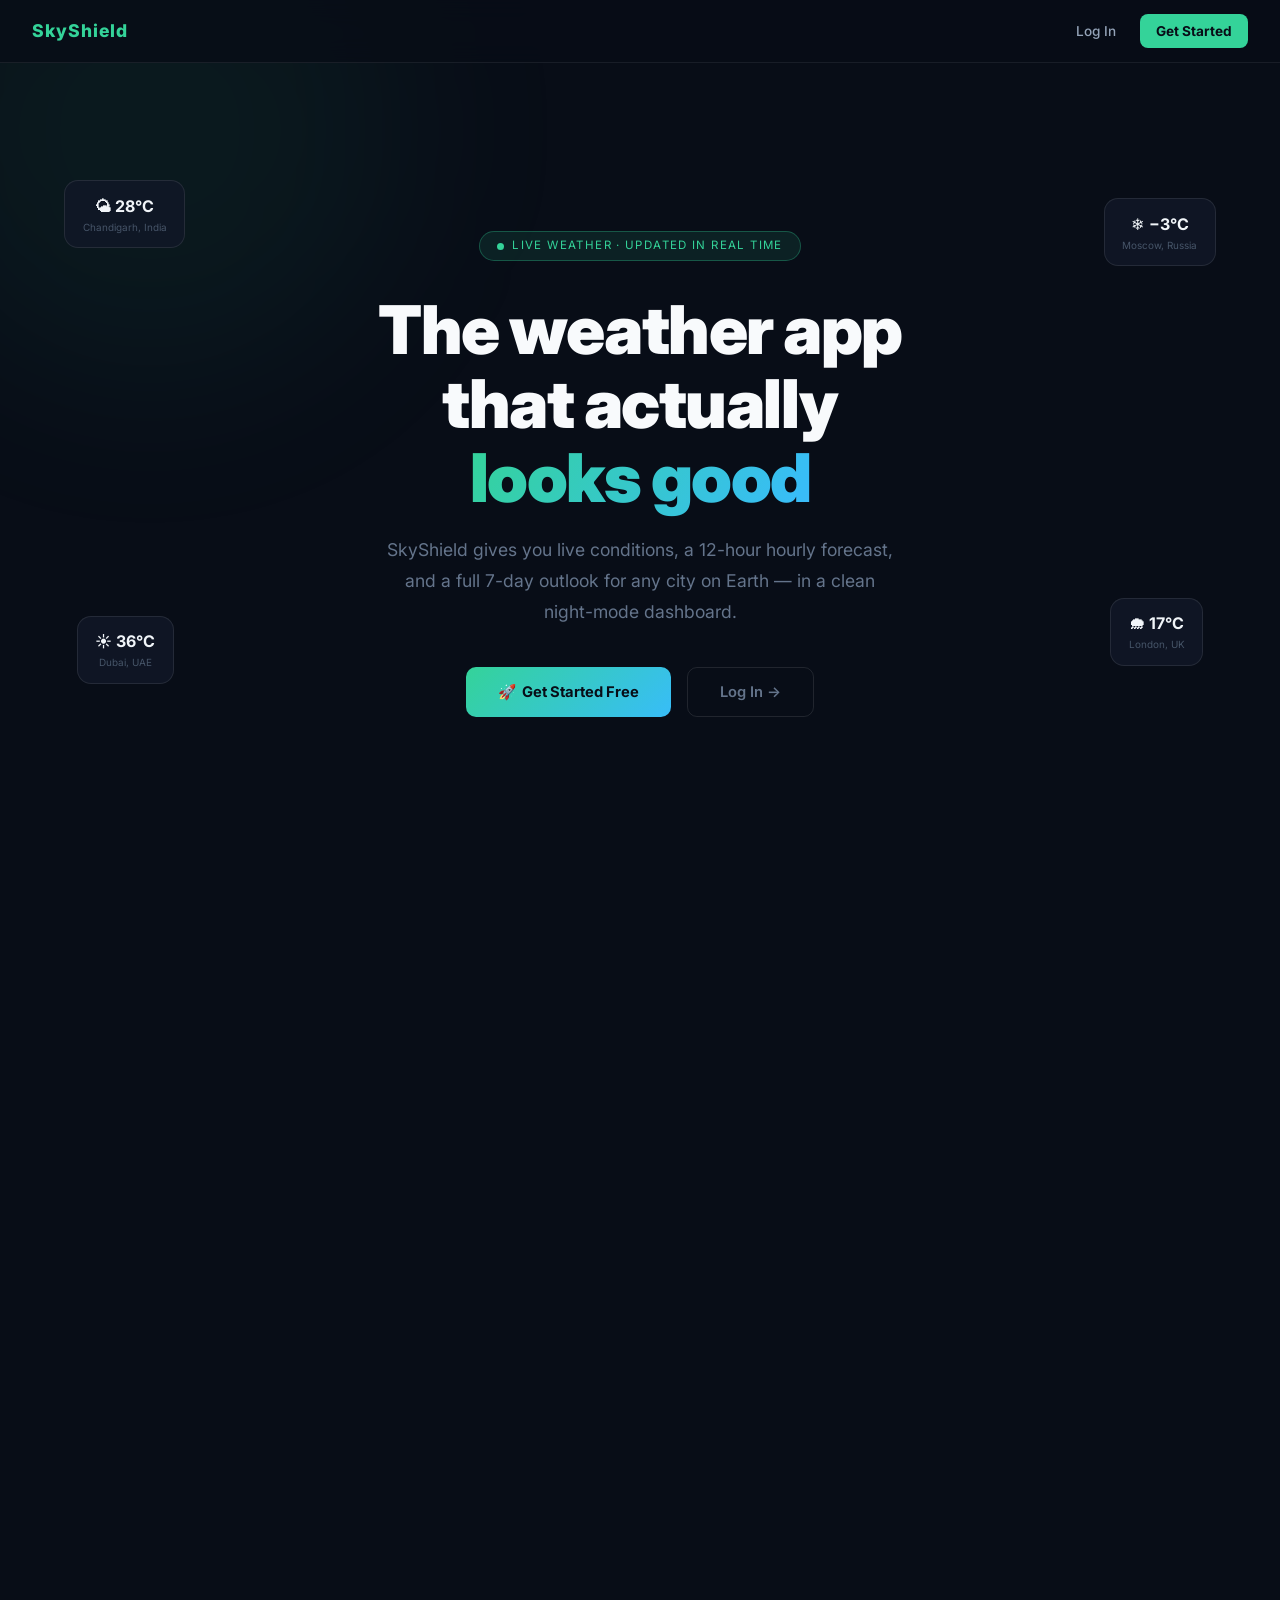
<file: templates/index.html>
<!DOCTYPE html>
<html lang="en">

    <head>
        <meta charset="utf-8">
        <meta name="viewport" content="width=device-width, initial-scale=1">
        <title>SkyShield — Your Personal Weather Dashboard</title>

        <link href="https://cdn.jsdelivr.net/npm/bootstrap@5.3.3/dist/css/bootstrap.min.css" rel="stylesheet">
        <script src="https://cdn.jsdelivr.net/npm/bootstrap@5.3.3/dist/js/bootstrap.bundle.min.js" defer></script>
        <link href="https://fonts.googleapis.com/css2?family=Inter:wght@300;400;500;600;700;800;900&display=swap"
            rel="stylesheet">

        <style>
            *,
            *::before,
            *::after {
                box-sizing: border-box;
                margin: 0;
                padding: 0;
            }

            #page-wrap {
                position: relative;
                min-height: 100%;
                width: 100%;
                overflow: hidden;
            }

            html,
            body {
                height: 100%;
                background: #080d17;
                color: #e2e8f0;
                font-family: 'Inter', system-ui, sans-serif;
                overflow-x: hidden;
                scroll-behavior: smooth;
            }

            /* ── Navbar ── */
            .site-nav {
                position: fixed;
                top: 0;
                left: 0;
                right: 0;
                z-index: 100;
                background: rgba(8, 13, 23, 0.85);
                backdrop-filter: blur(12px);
                -webkit-backdrop-filter: blur(12px);
                border-bottom: 1px solid rgba(255, 255, 255, 0.07);
                display: flex;
                align-items: center;
                justify-content: space-between;
                padding: 0.9rem 2rem;
            }

            .site-nav .brand {
                font-size: 1.1rem;
                font-weight: 800;
                color: #34d399;
                text-decoration: none;
                letter-spacing: 0.06em;
            }

            .site-nav .nav-links {
                display: flex;
                gap: 0.5rem;
            }

            .site-nav .nav-links a {
                color: #94a3b8;
                text-decoration: none;
                font-size: 0.85rem;
                font-weight: 500;
                padding: 0.4rem 1rem;
                border-radius: 8px;
                transition: background 0.2s, color 0.2s;
            }

            .site-nav .nav-links a:hover {
                background: rgba(255, 255, 255, 0.06);
                color: #e2e8f0;
            }

            .site-nav .nav-links a.nav-cta {
                background: #34d399;
                color: #080d17;
                font-weight: 700;
            }

            .site-nav .nav-links a.nav-cta:hover {
                opacity: 0.88;
                color: #080d17;
            }

            /* ── Stars ── */
            #stars {
                position: absolute;
                inset: 0;
                pointer-events: none;
                z-index: 0;
            }

            .star {
                position: absolute;
                border-radius: 50%;
                background: #fff;
                opacity: 0;
                animation: twinkle var(--d) var(--dl) infinite ease-in-out;
            }

            @keyframes twinkle {

                0%,
                100% {
                    opacity: 0;
                }

                50% {
                    opacity: var(--op);
                }
            }

            /* ── Orbs ── */
            .orb {
                position: absolute;
                border-radius: 50%;
                filter: blur(90px);
                pointer-events: none;
                z-index: 0;
                animation: orbFloat var(--od, 12s) ease-in-out infinite alternate;
            }

            @keyframes orbFloat {
                from {
                    transform: translate(0, 0);
                }

                to {
                    transform: translate(30px, 40px);
                }
            }

            /* ── Sections ── */
            section {
                position: relative;
                z-index: 1;
            }

            /* ── HERO ── */
            .hero {
                min-height: 100vh;
                display: flex;
                align-items: center;
                justify-content: center;
                text-align: center;
                padding: 8rem 1.5rem 5rem;
                position: relative;
            }

            .hero-inner {
                max-width: 720px;
                position: relative;
                z-index: 2;
            }

            .hero-badge {
                display: inline-flex;
                align-items: center;
                gap: 0.5rem;
                background: rgba(52, 211, 153, 0.1);
                border: 1px solid rgba(52, 211, 153, 0.3);
                border-radius: 999px;
                padding: 0.35rem 1.1rem;
                font-size: 0.72rem;
                color: #34d399;
                letter-spacing: 0.12em;
                text-transform: uppercase;
                margin-bottom: 2rem;
                animation: fadeUp 0.6s 0.2s both;
            }

            .live-dot {
                width: 7px;
                height: 7px;
                background: #34d399;
                border-radius: 50%;
                animation: livePulse 2s infinite;
            }

            @keyframes livePulse {

                0%,
                100% {
                    box-shadow: 0 0 0 0 rgba(52, 211, 153, 0.7);
                }

                50% {
                    box-shadow: 0 0 0 7px rgba(52, 211, 153, 0);
                }
            }

            .hero h1 {
                font-size: clamp(2.4rem, 6vw, 4.2rem);
                font-weight: 900;
                line-height: 1.1;
                letter-spacing: -1.5px;
                color: #f8fafc;
                margin-bottom: 1.25rem;
                animation: fadeUp 0.7s 0.35s both;
            }

            .grad-text {
                background: linear-gradient(120deg, #34d399, #38bdf8, #a78bfa);
                background-size: 200%;
                -webkit-background-clip: text;
                -webkit-text-fill-color: transparent;
                background-clip: text;
                animation: gradMove 5s linear infinite alternate;
            }

            @keyframes gradMove {
                from {
                    background-position: 0%;
                }

                to {
                    background-position: 100%;
                }
            }

            .hero p {
                font-size: 1.1rem;
                color: #64748b;
                line-height: 1.75;
                max-width: 520px;
                margin: 0 auto 2.5rem;
                animation: fadeUp 0.7s 0.5s both;
            }

            .hero-btns {
                display: flex;
                gap: 1rem;
                justify-content: center;
                flex-wrap: wrap;
                animation: fadeUp 0.7s 0.65s both;
            }

            .btn-green {
                display: inline-flex;
                align-items: center;
                gap: 0.4rem;
                background: linear-gradient(135deg, #34d399, #38bdf8);
                color: #080d17;
                font-weight: 700;
                font-size: 0.92rem;
                padding: 0.8rem 2rem;
                border-radius: 10px;
                text-decoration: none;
                transition: transform 0.2s, box-shadow 0.2s;
            }

            .btn-green:hover {
                transform: translateY(-3px);
                box-shadow: 0 10px 30px rgba(52, 211, 153, 0.35);
                color: #080d17;
            }

            .btn-ghost {
                display: inline-flex;
                align-items: center;
                gap: 0.4rem;
                background: transparent;
                color: #64748b;
                font-weight: 600;
                font-size: 0.92rem;
                padding: 0.8rem 2rem;
                border-radius: 10px;
                border: 1px solid rgba(255, 255, 255, 0.1);
                text-decoration: none;
                transition: border-color 0.2s, color 0.2s, background 0.2s;
            }

            .btn-ghost:hover {
                border-color: rgba(56, 189, 248, 0.4);
                color: #38bdf8;
                background: rgba(56, 189, 248, 0.06);
            }

            /* Floating cards */
            .floater {
                position: absolute;
                background: rgba(17, 24, 39, 0.85);
                border: 1px solid rgba(255, 255, 255, 0.09);
                border-radius: 14px;
                padding: 0.8rem 1.1rem;
                backdrop-filter: blur(10px);
                font-size: 0.8rem;
                color: #94a3b8;
                white-space: nowrap;
                z-index: 1;
                animation: floatIn 0.7s var(--fd, 1s) both, bob var(--bd, 6s) var(--fd, 1s) ease-in-out infinite;
            }

            .floater .fv {
                font-size: 1rem;
                font-weight: 700;
                color: #f1f5f9;
            }

            .floater .fl {
                font-size: 0.62rem;
                color: #475569;
                margin-top: 2px;
            }

            @keyframes floatIn {
                from {
                    opacity: 0;
                    transform: translateY(14px);
                }

                to {
                    opacity: 1;
                    transform: translateY(0);
                }
            }

            @keyframes bob {

                0%,
                100% {
                    transform: translateY(0);
                }

                50% {
                    transform: translateY(-8px);
                }
            }

            @media (max-width: 700px) {
                .floater {
                    display: none;
                }
            }

            /* ── Stats ── */
            .stats {
                padding: 3.5rem 1.5rem;
                border-top: 1px solid rgba(255, 255, 255, 0.05);
                border-bottom: 1px solid rgba(255, 255, 255, 0.05);
            }

            .stats-grid {
                max-width: 800px;
                margin: 0 auto;
                display: grid;
                grid-template-columns: repeat(auto-fit, minmax(150px, 1fr));
                gap: 2rem;
                text-align: center;
            }

            .stat-n {
                font-size: 2.2rem;
                font-weight: 900;
                background: linear-gradient(135deg, #34d399, #38bdf8);
                -webkit-background-clip: text;
                -webkit-text-fill-color: transparent;
                background-clip: text;
            }

            .stat-l {
                font-size: 0.72rem;
                color: #475569;
                margin-top: 0.25rem;
                text-transform: uppercase;
                letter-spacing: 0.08em;
            }

            /* ── Features ── */
            .features {
                padding: 6rem 1.5rem;
            }

            .sec-wrap {
                max-width: 1020px;
                margin: 0 auto;
            }

            .sec-tag {
                font-size: 0.72rem;
                letter-spacing: 0.16em;
                text-transform: uppercase;
                color: #34d399;
                margin-bottom: 0.6rem;
            }

            .sec-title {
                font-size: clamp(1.6rem, 3.5vw, 2.4rem);
                font-weight: 800;
                color: #f1f5f9;
                letter-spacing: -0.5px;
                line-height: 1.2;
                margin-bottom: 0.85rem;
            }

            .sec-sub {
                font-size: 0.92rem;
                color: #475569;
                max-width: 480px;
                line-height: 1.7;
                margin-bottom: 3rem;
            }

            .feat-grid {
                display: grid;
                grid-template-columns: repeat(auto-fit, minmax(260px, 1fr));
                gap: 1.1rem;
            }

            .feat-card {
                background: #111827;
                border: 1px solid rgba(255, 255, 255, 0.07);
                border-radius: 16px;
                padding: 1.6rem 1.4rem;
                transition: border-color 0.25s, transform 0.2s, box-shadow 0.2s;
            }

            .feat-card:hover {
                border-color: rgba(52, 211, 153, 0.3);
                transform: translateY(-4px);
                box-shadow: 0 16px 40px rgba(0, 0, 0, 0.35);
            }

            .feat-ico {
                font-size: 1.7rem;
                margin-bottom: 1rem;
            }

            .feat-card h3 {
                font-size: 0.95rem;
                font-weight: 700;
                color: #e2e8f0;
                margin-bottom: 0.45rem;
            }

            .feat-card p {
                font-size: 0.8rem;
                color: #475569;
                line-height: 1.65;
                margin: 0;
            }

            /* ── How it works ── */
            .how {
                padding: 5rem 1.5rem;
            }

            .steps {
                display: grid;
                grid-template-columns: repeat(auto-fit, minmax(200px, 1fr));
                gap: 2rem;
                margin-top: 3rem;
                text-align: center;
            }

            .step-num {
                width: 54px;
                height: 54px;
                border-radius: 50%;
                display: flex;
                align-items: center;
                justify-content: center;
                font-size: 1.3rem;
                margin: 0 auto 1rem;
            }

            .step h3 {
                font-size: 0.9rem;
                font-weight: 700;
                color: #e2e8f0;
                margin-bottom: 0.4rem;
            }

            .step p {
                font-size: 0.78rem;
                color: #475569;
                line-height: 1.55;
            }

            /* ── Quote ── */
            .quote-sec {
                padding: 4rem 1.5rem;
            }

            .quote-box {
                max-width: 680px;
                margin: 0 auto;
                background: linear-gradient(135deg, rgba(52, 211, 153, 0.06), rgba(56, 189, 248, 0.06));
                border: 1px solid rgba(52, 211, 153, 0.18);
                border-radius: 20px;
                padding: 3rem 2.5rem;
                text-align: center;
            }

            .quote-box .qi {
                font-size: 2.2rem;
                margin-bottom: 1rem;
            }

            .quote-box blockquote {
                font-size: clamp(1rem, 2.2vw, 1.25rem);
                font-weight: 600;
                color: #f1f5f9;
                font-style: italic;
                line-height: 1.55;
                margin-bottom: 1.25rem;
            }

            .quote-box .qs {
                font-size: 0.72rem;
                color: #475569;
                letter-spacing: 0.1em;
                text-transform: uppercase;
            }

            /* ── Final CTA ── */
            .cta-sec {
                padding: 7rem 1.5rem;
                text-align: center;
            }

            .cta-sec h2 {
                font-size: clamp(1.8rem, 4vw, 3rem);
                font-weight: 900;
                letter-spacing: -1px;
                color: #f8fafc;
                line-height: 1.15;
                margin-bottom: 1rem;
            }

            .cta-sec p {
                color: #475569;
                font-size: 0.95rem;
                margin-bottom: 2.25rem;
            }

            /* ── Footer ── */
            footer {
                border-top: 1px solid rgba(255, 255, 255, 0.05);
                padding: 2rem 1.5rem;
                text-align: center;
                font-size: 0.76rem;
                color: #374151;
            }

            footer span {
                color: #34d399;
            }

            /* ── Scroll reveal ── */
            .reveal {
                opacity: 0;
                transform: translateY(26px);
                transition: opacity 0.6s ease, transform 0.6s ease;
            }

            .reveal.visible {
                opacity: 1;
                transform: translateY(0);
            }

            .d1 {
                transition-delay: 0.1s;
            }

            .d2 {
                transition-delay: 0.2s;
            }

            .d3 {
                transition-delay: 0.3s;
            }

            .d4 {
                transition-delay: 0.4s;
            }

            @keyframes fadeUp {
                from {
                    opacity: 0;
                    transform: translateY(18px);
                }

                to {
                    opacity: 1;
                    transform: translateY(0);
                }
            }
        </style>
    </head>

    <body>
        <div id="page-wrap">

            <!-- Stars + orbs -->
            <div id="stars"></div>
            <div class="orb"
                style="width:500px;height:500px;background:rgba(52,211,153,0.06);top:-120px;left:-100px;--od:14s"></div>
            <div class="orb"
                style="width:400px;height:400px;background:rgba(56,189,248,0.06);bottom:5%;right:-80px;--od:11s;animation-delay:-5s">
            </div>
            <div class="orb"
                style="width:280px;height:280px;background:rgba(167,139,250,0.05);top:45%;left:42%;--od:16s;animation-delay:-8s">
            </div>

            <!-- Navbar -->
            <nav class="site-nav">
                <a class="brand" href="/">SkyShield</a>
                <div class="nav-links">
                    <a href="/login">Log In</a>
                    <a href="/register" class="nav-cta">Get Started</a>
                </div>
            </nav>

            <!-- HERO -->
            <section class="hero">

                <!-- Floating city cards -->
                <div class="floater" style="top:20%;left:5%;--fd:1.1s;--bd:6s">
                    <div class="fv">🌤 28°C</div>
                    <div class="fl">Chandigarh, India</div>
                </div>
                <div class="floater" style="top:22%;right:5%;--fd:1.3s;--bd:7.5s">
                    <div class="fv">❄️ −3°C</div>
                    <div class="fl">Moscow, Russia</div>
                </div>
                <div class="floater" style="bottom:24%;left:6%;--fd:1.5s;--bd:5.5s">
                    <div class="fv">☀️ 36°C</div>
                    <div class="fl">Dubai, UAE</div>
                </div>
                <div class="floater" style="bottom:26%;right:6%;--fd:1.7s;--bd:8s">
                    <div class="fv">🌧 17°C</div>
                    <div class="fl">London, UK</div>
                </div>

                <div class="hero-inner">
                    <div class="hero-badge">
                        <span class="live-dot"></span>
                        Live weather · Updated in real time
                    </div>
                    <h1>
                        The weather app<br>
                        that actually<br>
                        <span class="grad-text">looks good</span>
                    </h1>
                    <p>
                        SkyShield gives you live conditions, a 12-hour hourly forecast,
                        and a full 7-day outlook for any city on Earth — in a clean night-mode dashboard.
                    </p>
                    <div class="hero-btns">
                        <a href="/register" class="btn-green">🚀&nbsp; Get Started Free</a>
                        <a href="/login" class="btn-ghost">Log In →</a>
                    </div>
                </div>

            </section>

            <!-- STATS -->
            <section class="stats">
                <div class="stats-grid">
                    <div class="reveal">
                        <div class="stat-n">200K+</div>
                        <div class="stat-l">Cities supported</div>
                    </div>
                    <div class="reveal d1">
                        <div class="stat-n">7</div>
                        <div class="stat-l">Days of forecast</div>
                    </div>
                    <div class="reveal d2">
                        <div class="stat-n">12</div>
                        <div class="stat-l">Hourly data points</div>
                    </div>
                    <div class="reveal d3">
                        <div class="stat-n">100%</div>
                        <div class="stat-l">Free to use</div>
                    </div>
                </div>
            </section>

            <!-- FEATURES -->
            <section class="features">
                <div class="sec-wrap">
                    <div class="sec-tag reveal">Why SkyShield</div>
                    <div class="sec-title reveal">Everything you need<br>to know about the sky</div>
                    <div class="sec-sub reveal">No clutter. No ads. Just the weather data you care about, beautifully
                        displayed.</div>
                    <div class="feat-grid">
                        <div class="feat-card reveal">
                            <div class="feat-ico">🌡️</div>
                            <h3>Live Conditions</h3>
                            <p>Temperature, humidity, and sky condition pulled fresh from Open-Meteo every time you
                                search.</p>
                        </div>
                        <div class="feat-card reveal d1">
                            <div class="feat-ico">🕐</div>
                            <h3>12-Hour Hourly</h3>
                            <p>A scrollable hour-by-hour breakdown so you know exactly when to carry an umbrella.</p>
                        </div>
                        <div class="feat-card reveal d2">
                            <div class="feat-ico">📅</div>
                            <h3>7-Day Forecast</h3>
                            <p>Daily highs, lows, and conditions shown on animated temperature bars for the full week
                                ahead.</p>
                        </div>
                        <div class="feat-card reveal">
                            <div class="feat-ico">🌍</div>
                            <h3>Any City on Earth</h3>
                            <p>Type any city name and SkyShield geocodes it instantly — from Chandigarh to Cape Town.
                            </p>
                        </div>
                        <div class="feat-card reveal d1">
                            <div class="feat-ico">🔒</div>
                            <h3>Secure Accounts</h3>
                            <p>Your account is protected with hashed passwords. Sign in from any device, stay safe.</p>
                        </div>
                        <div class="feat-card reveal d2">
                            <div class="feat-ico">🌙</div>
                            <h3>Night-Mode UI</h3>
                            <p>Designed for dark environments. Easy on the eyes whether it's midnight or midday.</p>
                        </div>
                    </div>
                </div>
            </section>

            <!-- HOW IT WORKS -->
            <section class="how">
                <div class="sec-wrap" style="text-align:center">
                    <div class="sec-tag reveal">How it works</div>
                    <div class="sec-title reveal">Up and running in seconds</div>
                    <div class="steps">
                        <div class="step reveal">
                            <div class="step-num" style="background:rgba(52,211,153,0.12)">1️⃣</div>
                            <h3>Create an account</h3>
                            <p>Register with just a username and password — free, no email required.</p>
                        </div>
                        <div class="step reveal d1">
                            <div class="step-num" style="background:rgba(56,189,248,0.12)">2️⃣</div>
                            <h3>Search your city</h3>
                            <p>Type any city name into the search bar and hit Get Forecast.</p>
                        </div>
                        <div class="step reveal d2">
                            <div class="step-num" style="background:rgba(251,191,36,0.12)">3️⃣</div>
                            <h3>See your forecast</h3>
                            <p>Current conditions, hourly, and 7-day outlook load instantly.</p>
                        </div>
                    </div>
                </div>
            </section>

            <!-- QUOTE -->
            <section class="quote-sec">
                <div class="quote-box reveal">
                    <div class="qi">⛅</div>
                    <blockquote>"Weather data shouldn't look like a spreadsheet.<br>SkyShield makes it feel like a
                        cockpit."</blockquote>
                    <div class="qs">Built on Open-Meteo · Powered by Flask · Free forever</div>
                </div>
            </section>

            <!-- FINAL CTA -->
            <section class="cta-sec">
                <h2 class="reveal">Ready to check<br>your forecast?</h2>
                <p class="reveal d1">No credit card. No email. Sign up and search in under 30 seconds.</p>
                <div class="reveal d2">
                    <a href="/register" class="btn-green" style="font-size:1rem;padding:0.9rem 2.5rem">
                        🚀&nbsp; Get Started Free
                    </a>
                </div>
            </section>

            <footer>
                © 2026 <span>SkyShield</span> · Weather data by Open-Meteo · Built with Flask
            </footer>

            <script>
                // Stars
                const wrap = document.getElementById('stars');
                for (let i = 0; i < 130; i++) {
                    const s = document.createElement('div');
                    s.className = 'star';
                    const sz = (Math.random() * 1.8 + 0.8).toFixed(1);
                    s.style.cssText = `
        width:${sz}px;height:${sz}px;
        top:${(Math.random() * 100).toFixed(2)}%;
        left:${(Math.random() * 100).toFixed(2)}%;
        --d:${(Math.random() * 4 + 3).toFixed(1)}s;
        --dl:${(Math.random() * 6).toFixed(1)}s;
        --op:${(Math.random() * 0.5 + 0.25).toFixed(2)};
      `;
                    wrap.appendChild(s);
                }

                // Scroll reveal
                const obs = new IntersectionObserver(entries => {
                    entries.forEach(e => { if (e.isIntersecting) { e.target.classList.add('visible'); obs.unobserve(e.target); } });
                }, { threshold: 0.1 });
                document.querySelectorAll('.reveal').forEach(el => obs.observe(el));
            </script>

        </div> <!-- /page-wrap -->
    </body>

</html>
</file>
